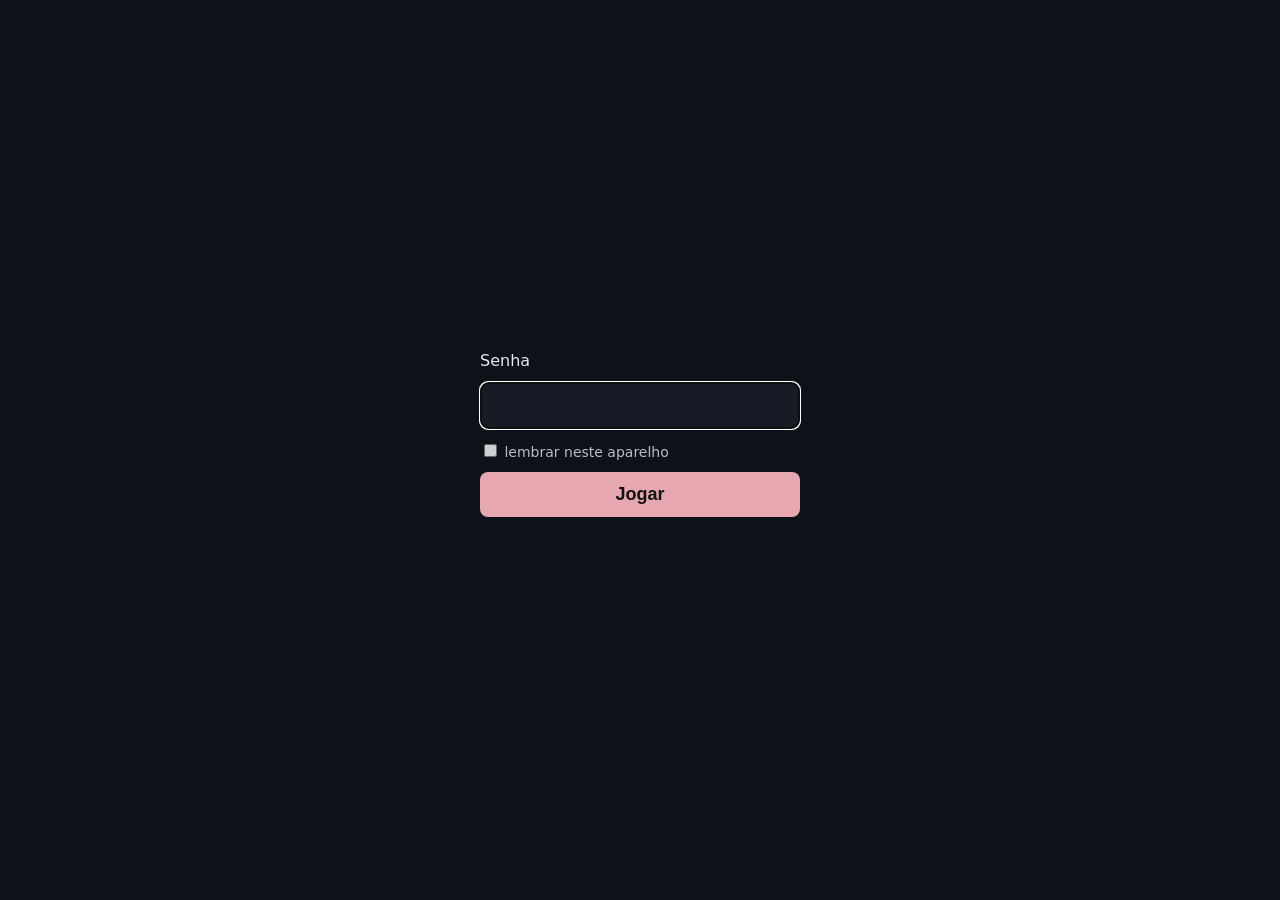
<file: index.html>
<!doctype html><html lang="pt-BR"><head><meta charset="UTF-8">
<meta name="viewport" content="width=device-width, initial-scale=1.0, viewport-fit=cover">
<meta name="theme-color" content="#0d1118"><meta name="robots" content="noindex,nofollow">
<link rel="manifest" href="./manifest.webmanifest"><meta name="apple-mobile-web-app-capable" content="yes"><meta name="mobile-web-app-capable" content="yes">
<title>Protótipo de combate</title>
<style id="gate-css">html,body{margin:0;background:#0d1118;color:#e6e9ef;font:16px system-ui,sans-serif}
#gate{min-height:100vh;display:flex;align-items:center;justify-content:center}
#gate form{display:flex;flex-direction:column;gap:12px;width:min(320px,86vw)}
#gate input[type=password]{font-size:18px;padding:12px;border-radius:8px;border:1px solid #334;background:#161b26;color:#fff}
#gate button{font-size:18px;padding:12px;border:0;border-radius:8px;background:#e7a7b0;color:#111;font-weight:700}
#gate .err{color:#ff6b6b;min-height:1.2em}#gate label.r{font-size:14px;opacity:.8}</style></head>
<body><div id="gate"><form id="f" autocomplete="on"><label for="pw">Senha</label>
<input id="pw" type="password" autocomplete="current-password" autofocus>
<label class="r"><input id="lem" type="checkbox"> lembrar neste aparelho</label>
<button id="go" type="submit">Jogar</button><div class="err" id="err"></div></form></div>
<script>
(function(){var META={"v":1,"iter":310000,"salt":"OtjRXX3FzqejflhCNdjpMw=="},LS='lastro-chave',S=crypto.subtle;
function b64(s){return Uint8Array.from(atob(s),function(c){return c.charCodeAt(0)})}
function hex(u){return btoa(String.fromCharCode.apply(null,new Uint8Array(u)))}
async function dec(key,url){var b=new Uint8Array(await (await fetch(url,{cache:'no-cache'})).arrayBuffer());
 return S.decrypt({name:'AES-GCM',iv:b.slice(0,12)},key,b.slice(12))}
async function derive(pw){var k=await S.importKey('raw',new TextEncoder().encode(pw),'PBKDF2',false,['deriveBits']);
 return S.deriveBits({name:'PBKDF2',hash:'SHA-256',salt:b64(META.salt),iterations:META.iter},k,256)}
async function boot(raw,remember){var key=await S.importKey('raw',raw,'AES-GCM',false,['decrypt']);
 var p=JSON.parse(new TextDecoder().decode(await dec(key,'./payload.enc')));
 if(remember)localStorage.setItem(LS,META.salt+'|'+hex(raw));
 var base=new URL('./assets/',location.href).href,td=new TextDecoder(),map={};
 var srcs=await Promise.all(p.mods.map(function(m){return dec(key,'./assets/'+m+'.enc')}));
 p.mods.forEach(function(m,i){var t=td.decode(srcs[i]).replace(/(["'`])\.\/([\w.-]+\.js)\1/g,function(_,q,n){return q+base+n+q});
  map[base+m]=URL.createObjectURL(new Blob([t],{type:'text/javascript'}))});
 var im=document.createElement('script');im.type='importmap';im.textContent=JSON.stringify({imports:map});document.head.appendChild(im);
 p.css.forEach(function(h){var l=document.createElement('link');l.rel='stylesheet';l.href=h;document.head.appendChild(l)});
 document.getElementById('gate-css').remove();document.body.innerHTML=p.body;
 var s=document.createElement('script');s.type='module';s.textContent='import "'+base+p.entry+'";';document.body.appendChild(s)}
var err=document.getElementById('err'),go=document.getElementById('go');
var saved=localStorage.getItem(LS);
if(saved&&saved.split('|')[0]===META.salt){boot(b64(saved.split('|')[1]),false).catch(function(){localStorage.removeItem(LS);location.reload()})}
function fs(){try{if(matchMedia('(pointer: coarse)').matches){var d=document.documentElement,r=d.requestFullscreen||d.webkitRequestFullscreen;if(r){var q=r.call(d);if(q&&q.then)q.then(function(){if(screen.orientation&&screen.orientation.lock)screen.orientation.lock('landscape').catch(function(){})}).catch(function(){})}}}catch(_){}}
document.getElementById('f').addEventListener('submit',async function(e){e.preventDefault();fs();err.textContent='';go.disabled=true;go.textContent='Abrindo...';
 try{await boot(await derive(document.getElementById('pw').value),document.getElementById('lem').checked)}
 catch(x){err.textContent='Senha errada';go.disabled=false;go.textContent='Jogar'}});
})();
</script></body></html>
</file>
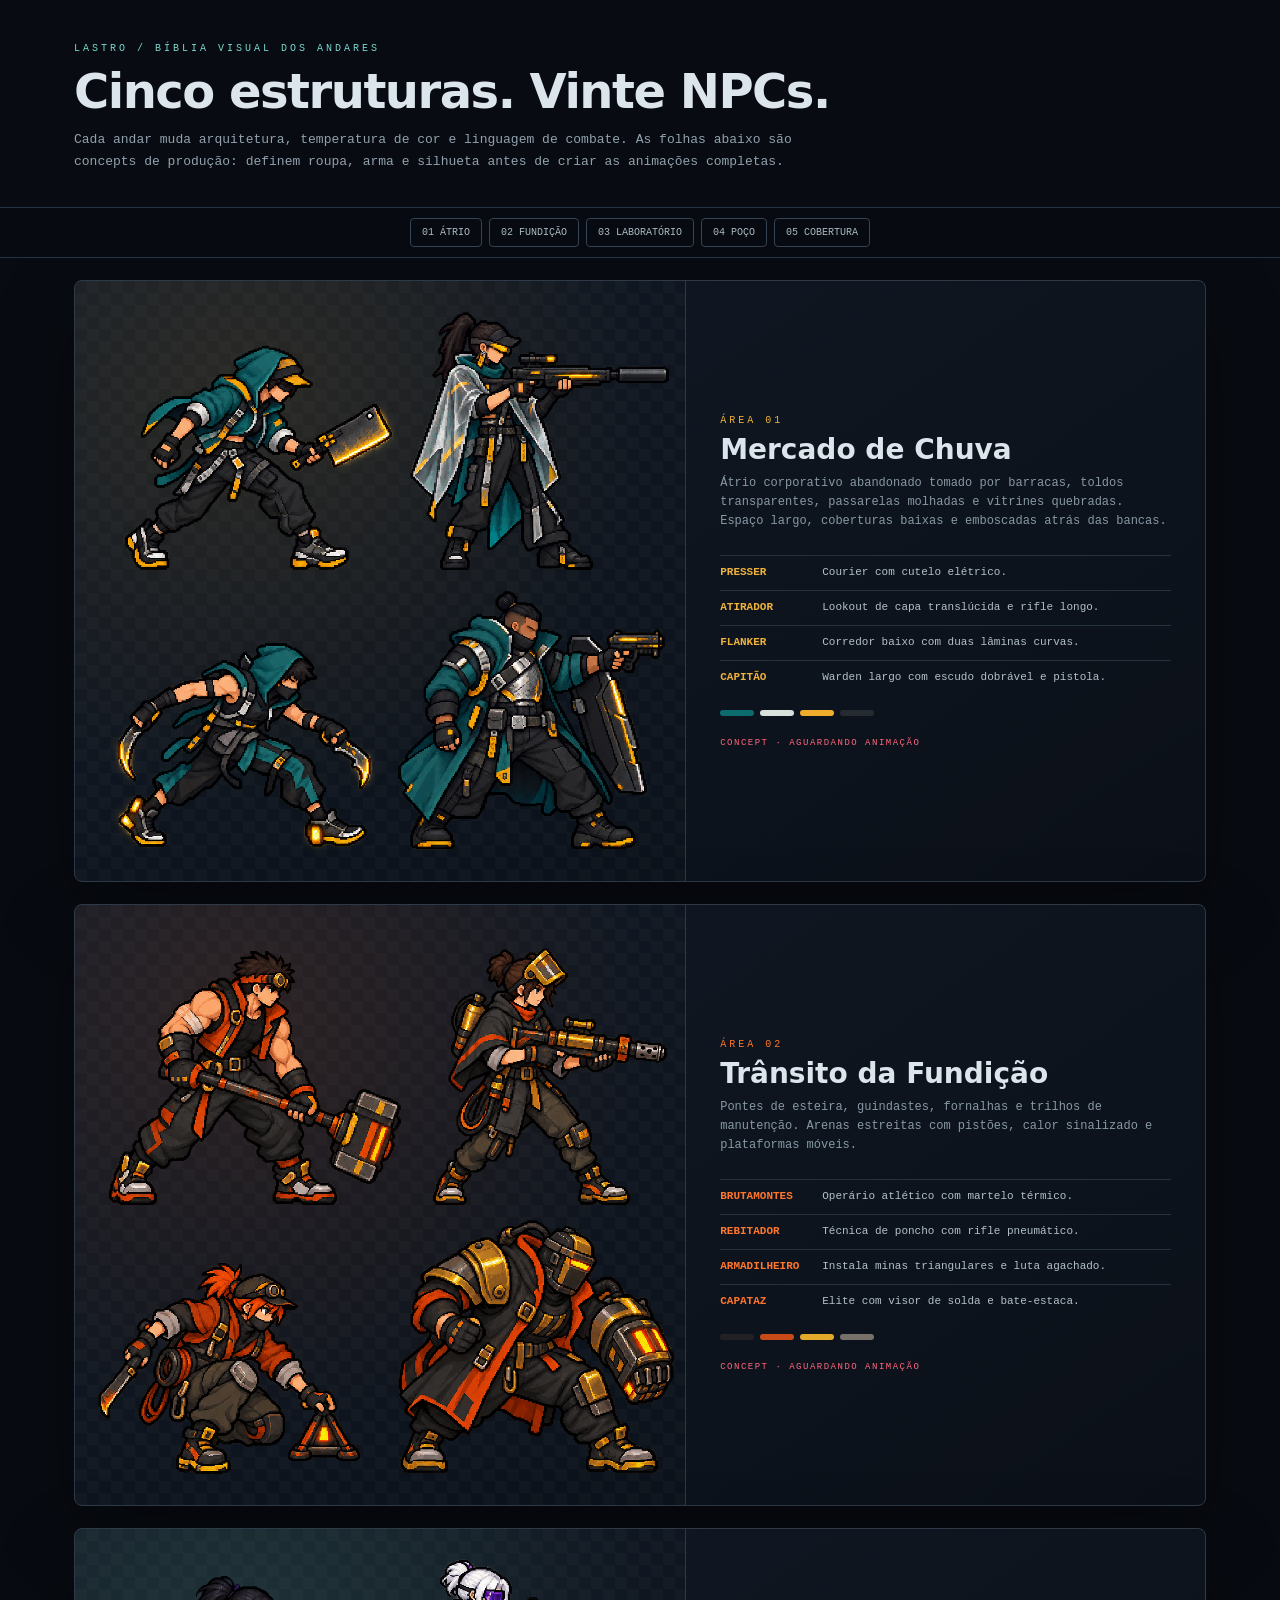
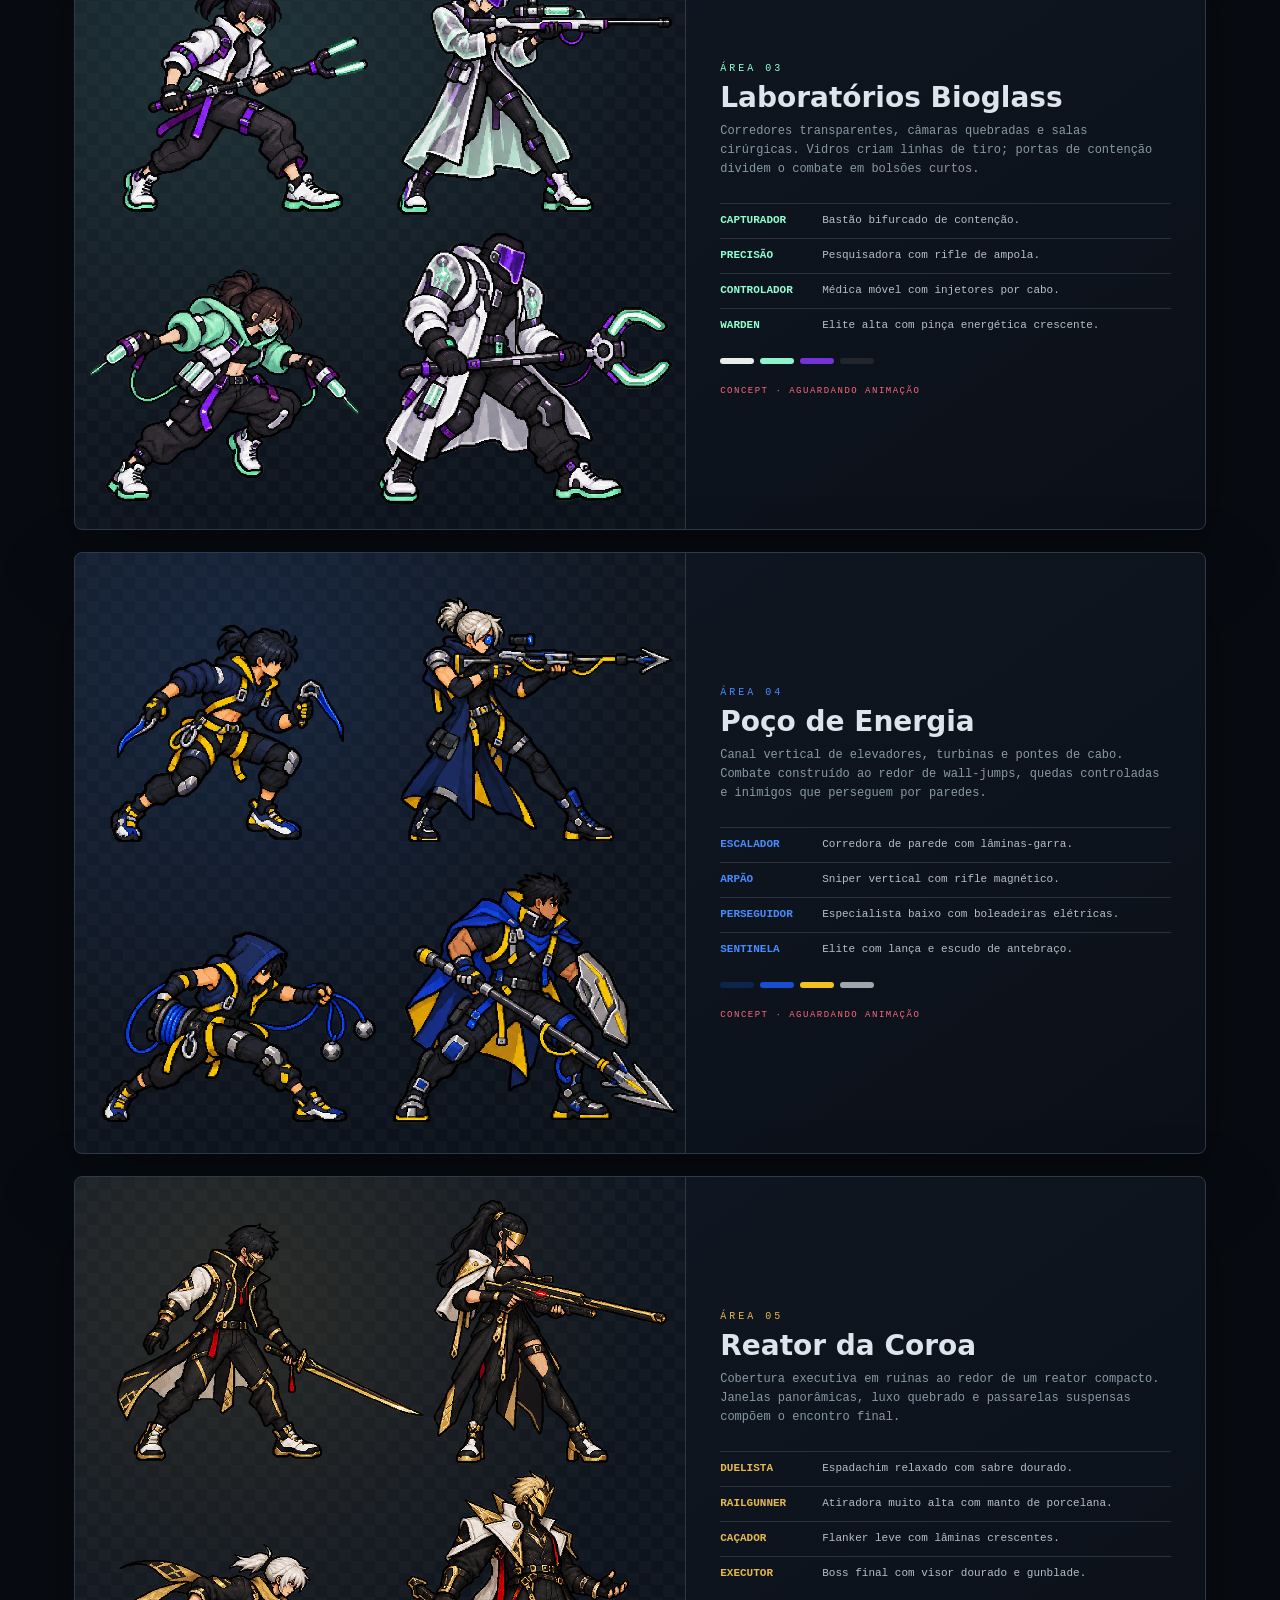
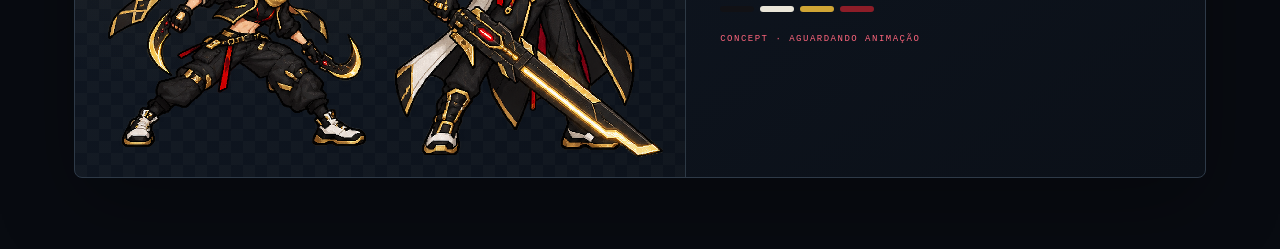
<file: qa/area-npcs-preview.html>
<!doctype html>
<html lang="pt-BR">
  <head>
    <meta charset="UTF-8" />
    <meta name="viewport" content="width=device-width,initial-scale=1" />
    <title>LASTRO — NPCs das cinco áreas</title>
    <style>
      :root{color-scheme:dark}*{box-sizing:border-box}html{scroll-behavior:smooth}body{margin:0;background:#080b11;color:#dce5eb;font-family:ui-monospace,SFMono-Regular,Consolas,monospace}header{max-width:1180px;margin:auto;padding:38px 24px 22px}.eyebrow{color:#79d9ce;font-size:10px;letter-spacing:3px}h1{font:700 clamp(27px,4vw,48px)/1.05 system-ui,sans-serif;margin:10px 0 12px;letter-spacing:-1.5px}.lead{max-width:760px;color:#91a2ae;font-size:13px;line-height:1.65}.nav{position:sticky;top:0;z-index:5;display:flex;gap:7px;justify-content:center;flex-wrap:wrap;padding:10px;background:rgba(8,11,17,.94);border-block:1px solid #273340;backdrop-filter:blur(10px)}.nav a{color:#aabac3;text-decoration:none;border:1px solid #344453;padding:8px 11px;border-radius:4px;font-size:10px}.nav a:hover{color:#fff;border-color:#ff506b}.areas{max-width:1180px;margin:auto;padding:22px 24px 70px;display:grid;gap:22px}.area{--accent:#76d6ce;display:grid;grid-template-columns:minmax(330px,1.08fr) minmax(280px,.92fr);min-height:520px;border:1px solid #2e3a48;background:radial-gradient(circle at 15% 20%,color-mix(in srgb,var(--accent) 12%,transparent),transparent 38%),linear-gradient(145deg,#111925,#0b1018);border-radius:8px;overflow:hidden;box-shadow:0 28px 80px rgba(0,0,0,.28)}.area img{display:block;width:100%;height:100%;max-height:600px;object-fit:contain;image-rendering:pixelated;background:linear-gradient(45deg,rgba(255,255,255,.018) 25%,transparent 25%,transparent 75%,rgba(255,255,255,.018) 75%),linear-gradient(45deg,rgba(255,255,255,.018) 25%,transparent 25%,transparent 75%,rgba(255,255,255,.018) 75%);background-size:24px 24px;background-position:0 0,12px 12px}.copy{padding:36px 34px;display:flex;flex-direction:column;justify-content:center;border-left:1px solid #2d3945}.number{color:var(--accent);font-size:10px;letter-spacing:3px}.copy h2{font:700 28px/1.1 system-ui,sans-serif;margin:9px 0 8px}.structure{color:#8799a5;font-size:12px;line-height:1.6;margin:0 0 24px}.roles{display:grid;gap:9px}.role{display:grid;grid-template-columns:92px 1fr;gap:10px;border-top:1px solid #26333e;padding-top:9px;font-size:11px;line-height:1.45}.role b{color:var(--accent);font-weight:600}.role span{color:#b3c0c7}.palette{display:flex;gap:6px;margin-top:24px}.palette i{width:34px;height:6px;border-radius:9px;background:var(--swatch)}.status{display:inline-block;margin-top:22px;color:#ff667d;font-size:9px;letter-spacing:1.5px}.a1{--accent:#efb23c}.a2{--accent:#ff762c}.a3{--accent:#8effcf}.a4{--accent:#478cff}.a5{--accent:#e5b84b}@media(max-width:800px){.area{grid-template-columns:1fr}.area img{max-height:520px}.copy{border-left:0;border-top:1px solid #2d3945;padding:26px 22px}.role{grid-template-columns:78px 1fr}}
    </style>
  </head>
  <body>
    <header><span class="eyebrow">LASTRO / BÍBLIA VISUAL DOS ANDARES</span><h1>Cinco estruturas. Vinte NPCs.</h1><p class="lead">Cada andar muda arquitetura, temperatura de cor e linguagem de combate. As folhas abaixo são concepts de produção: definem roupa, arma e silhueta antes de criar as animações completas.</p></header>
    <nav class="nav"><a href="#area-1">01 ÁTRIO</a><a href="#area-2">02 FUNDIÇÃO</a><a href="#area-3">03 LABORATÓRIO</a><a href="#area-4">04 POÇO</a><a href="#area-5">05 COBERTURA</a></nav>
    <main class="areas">
      <article class="area a1" id="area-1"><img src="../assets/enemies/areas/area-01-rain-market-npcs-v1.png" alt="Quatro inimigos do Átrio do Mercado de Chuva"/><div class="copy"><span class="number">ÁREA 01</span><h2>Mercado de Chuva</h2><p class="structure">Átrio corporativo abandonado tomado por barracas, toldos transparentes, passarelas molhadas e vitrines quebradas. Espaço largo, coberturas baixas e emboscadas atrás das bancas.</p><div class="roles"><div class="role"><b>PRESSER</b><span>Courier com cutelo elétrico.</span></div><div class="role"><b>ATIRADOR</b><span>Lookout de capa translúcida e rifle longo.</span></div><div class="role"><b>FLANKER</b><span>Corredor baixo com duas lâminas curvas.</span></div><div class="role"><b>CAPITÃO</b><span>Warden largo com escudo dobrável e pistola.</span></div></div><div class="palette"><i style="--swatch:#0c6b6c"></i><i style="--swatch:#d8e0dc"></i><i style="--swatch:#f0ad2c"></i><i style="--swatch:#252b31"></i></div><span class="status">CONCEPT · AGUARDANDO ANIMAÇÃO</span></div></article>
      <article class="area a2" id="area-2"><img src="../assets/enemies/areas/area-02-foundry-transit-npcs-v1.png" alt="Quatro inimigos do Trânsito da Fundição"/><div class="copy"><span class="number">ÁREA 02</span><h2>Trânsito da Fundição</h2><p class="structure">Pontes de esteira, guindastes, fornalhas e trilhos de manutenção. Arenas estreitas com pistões, calor sinalizado e plataformas móveis.</p><div class="roles"><div class="role"><b>BRUTAMONTES</b><span>Operário atlético com martelo térmico.</span></div><div class="role"><b>REBITADOR</b><span>Técnica de poncho com rifle pneumático.</span></div><div class="role"><b>ARMADILHEIRO</b><span>Instala minas triangulares e luta agachado.</span></div><div class="role"><b>CAPATAZ</b><span>Elite com visor de solda e bate-estaca.</span></div></div><div class="palette"><i style="--swatch:#212124"></i><i style="--swatch:#c64b19"></i><i style="--swatch:#e3a928"></i><i style="--swatch:#77706a"></i></div><span class="status">CONCEPT · AGUARDANDO ANIMAÇÃO</span></div></article>
      <article class="area a3" id="area-3"><img src="../assets/enemies/areas/area-03-bioglass-labs-npcs-v1.png" alt="Quatro inimigos dos Laboratórios Bioglass"/><div class="copy"><span class="number">ÁREA 03</span><h2>Laboratórios Bioglass</h2><p class="structure">Corredores transparentes, câmaras quebradas e salas cirúrgicas. Vidros criam linhas de tiro; portas de contenção dividem o combate em bolsões curtos.</p><div class="roles"><div class="role"><b>CAPTURADOR</b><span>Bastão bifurcado de contenção.</span></div><div class="role"><b>PRECISÃO</b><span>Pesquisadora com rifle de ampola.</span></div><div class="role"><b>CONTROLADOR</b><span>Médica móvel com injetores por cabo.</span></div><div class="role"><b>WARDEN</b><span>Elite alta com pinça energética crescente.</span></div></div><div class="palette"><i style="--swatch:#e8eceb"></i><i style="--swatch:#8ff2ca"></i><i style="--swatch:#7433d6"></i><i style="--swatch:#23252d"></i></div><span class="status">CONCEPT · AGUARDANDO ANIMAÇÃO</span></div></article>
      <article class="area a4" id="area-4"><img src="../assets/enemies/areas/area-04-power-spine-npcs-v1.png" alt="Quatro inimigos do Poço de Energia"/><div class="copy"><span class="number">ÁREA 04</span><h2>Poço de Energia</h2><p class="structure">Canal vertical de elevadores, turbinas e pontes de cabo. Combate construído ao redor de wall-jumps, quedas controladas e inimigos que perseguem por paredes.</p><div class="roles"><div class="role"><b>ESCALADOR</b><span>Corredora de parede com lâminas-garra.</span></div><div class="role"><b>ARPÃO</b><span>Sniper vertical com rifle magnético.</span></div><div class="role"><b>PERSEGUIDOR</b><span>Especialista baixo com boleadeiras elétricas.</span></div><div class="role"><b>SENTINELA</b><span>Elite com lança e escudo de antebraço.</span></div></div><div class="palette"><i style="--swatch:#0f244c"></i><i style="--swatch:#174dd0"></i><i style="--swatch:#f1c21d"></i><i style="--swatch:#9da7ac"></i></div><span class="status">CONCEPT · AGUARDANDO ANIMAÇÃO</span></div></article>
      <article class="area a5" id="area-5"><img src="../assets/enemies/areas/area-05-crown-reactor-npcs-v1.png" alt="Quatro inimigos da Cobertura do Reator da Coroa"/><div class="copy"><span class="number">ÁREA 05</span><h2>Reator da Coroa</h2><p class="structure">Cobertura executiva em ruínas ao redor de um reator compacto. Janelas panorâmicas, luxo quebrado e passarelas suspensas compõem o encontro final.</p><div class="roles"><div class="role"><b>DUELISTA</b><span>Espadachim relaxado com sabre dourado.</span></div><div class="role"><b>RAILGUNNER</b><span>Atiradora muito alta com manto de porcelana.</span></div><div class="role"><b>CAÇADOR</b><span>Flanker leve com lâminas crescentes.</span></div><div class="role"><b>EXECUTOR</b><span>Boss final com visor dourado e gunblade.</span></div></div><div class="palette"><i style="--swatch:#111115"></i><i style="--swatch:#e9e5d8"></i><i style="--swatch:#d0a535"></i><i style="--swatch:#8d1d28"></i></div><span class="status">CONCEPT · AGUARDANDO ANIMAÇÃO</span></div></article>
    </main>
  </body>
</html>
</file>
